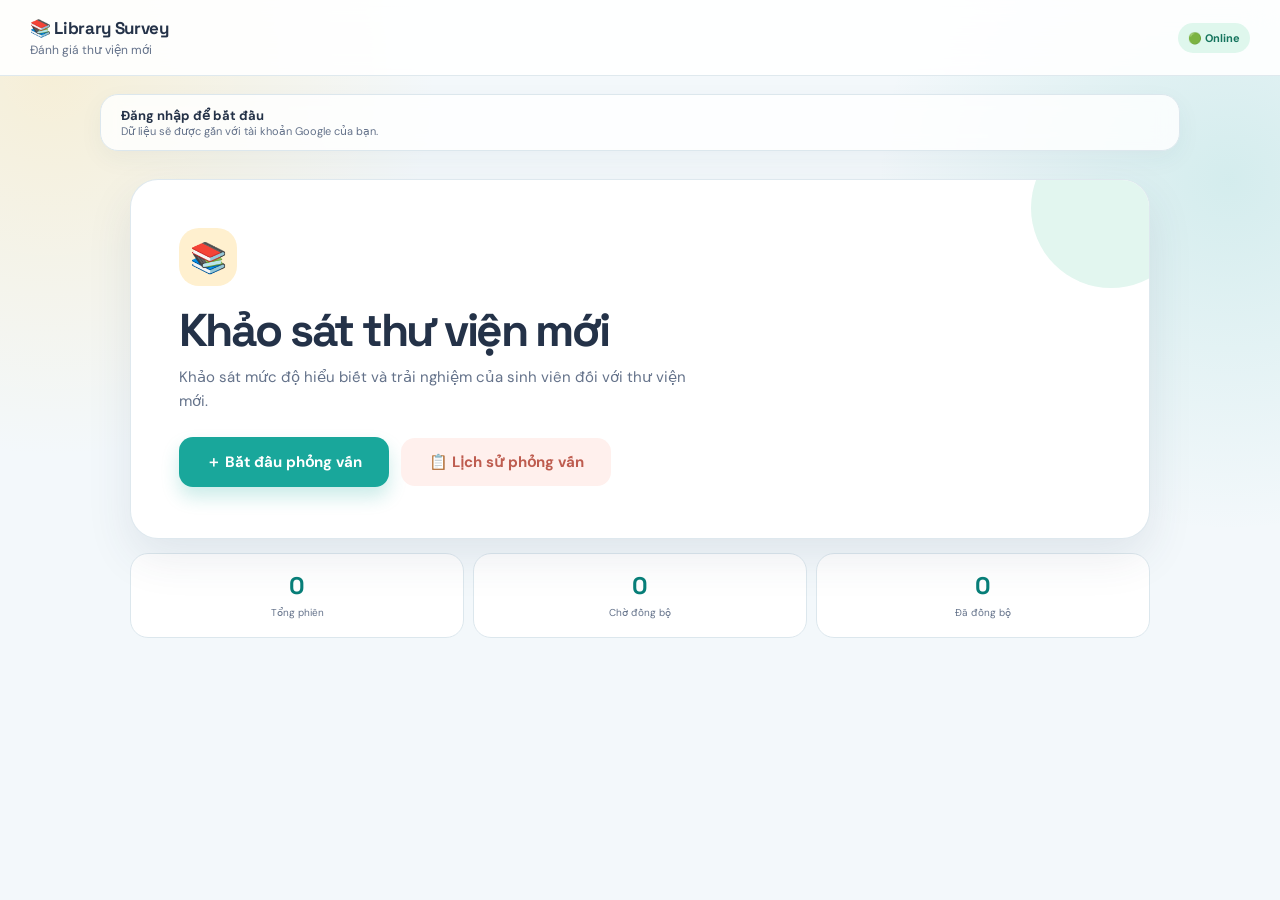
<file: library-survey-pwa/index.html>
<!DOCTYPE html>
<html lang="vi">
<head>
    <meta charset="UTF-8">
    <meta name="viewport"
          content="width=device-width, initial-scale=1.0, viewport-fit=cover">

    <meta name="theme-color" content="#19a79b">
    <meta name="description"
          content="Ứng dụng khảo sát đánh giá thư viện mới - Offline First PWA">

    <link rel="manifest" href="manifest.json">
    <link rel="stylesheet" href="style.css">
    <script src="config.js"></script>
    <script src="https://accounts.google.com/gsi/client" async defer></script>
    <script src="native-plugins.bundle.js"></script>

    <title>Library Survey</title>
</head>

<body>

<header class="app-header">
    <div>
        <h1>📚 Library Survey</h1>
        <p>Đánh giá thư viện mới</p>
    </div>

    <div id="networkStatus" class="status online">
        🟢 Online
    </div>
</header>

<section id="authBar" class="auth-bar">
    <div class="auth-copy">
        <strong id="authTitle">Đăng nhập để bắt đầu</strong>
        <span id="authEmail">Dữ liệu sẽ được gắn với tài khoản Google của bạn.</span>
    </div>
    <div id="googleSignInButton"></div>
    <button id="signOutBtn" class="small-btn" type="button" hidden>Đăng xuất</button>
</section>

<main>

    <!-- HOME -->
    <section id="homePage" class="page active">

        <div class="hero-card">
            <span class="hero-icon">📚</span>

            <h2>Khảo sát thư viện mới</h2>

            <p>
                Khảo sát mức độ hiểu biết và trải nghiệm
                của sinh viên đối với thư viện mới.
            </p>

            <button id="startBtn" class="primary-btn">
                ＋ Bắt đầu phỏng vấn
            </button>

            <button id="historyBtn" class="secondary-btn">
                📋 Lịch sử phỏng vấn
            </button>
        </div>

        <div class="stats">
            <div class="stat-card">
                <strong id="totalCount">0</strong>
                <span>Tổng phiên</span>
            </div>

            <div class="stat-card">
                <strong id="pendingCount">0</strong>
                <span>Chờ đồng bộ</span>
            </div>

            <div class="stat-card">
                <strong id="syncedCount">0</strong>
                <span>Đã đồng bộ</span>
            </div>
        </div>

    </section>


    <!-- INTERVIEW -->
    <section id="surveyPage" class="page">

        <div class="page-title">
            <button class="backBtn">←</button>
            <div>
                <h2>Phiên phỏng vấn</h2>
                <p id="sessionId"></p>
            </div>
        </div>

        <form id="surveyForm">

            <!-- INTERVIEWER -->
            <div class="card">
                <h3>👤 Người phỏng vấn</h3>

                <label>
                    Họ và tên
                    <input
                        id="interviewer"
                        type="text"
                        required
                        placeholder="Nhập tên người phỏng vấn">
                </label>

                <label>
                    Thời gian
                    <input id="interviewTime" type="text" readonly>
                </label>
            </div>


            <!-- LOCATION -->
            <div class="card">
                <div class="section-header">
                    <h3>📍 Vị trí</h3>

                    <button
                        type="button"
                        id="locationBtn"
                        class="small-btn">
                        Lấy vị trí
                    </button>
                </div>

                <div id="locationResult" class="info-box">
                    Chưa lấy vị trí
                </div>
            </div>


            <!-- PERSONAL -->
            <div class="card">
                <h3>👨‍🎓 Thông tin người được phỏng vấn</h3>

                <label>
                    Ngành học
                    <select id="major" required>
                        <option value="">-- Chọn ngành --</option>
                        <option>Công nghệ thông tin</option>
                        <option>Kỹ thuật máy tính</option>
                        <option>Hệ thống thông tin</option>
                        <option>Kinh doanh</option>
                        <option>Ngôn ngữ</option>
                        <option>Khác</option>
                    </select>
                </label>

                <label>
                    Năm học
                    <select id="year" required>
                        <option value="">-- Chọn năm --</option>
                        <option>Năm 1</option>
                        <option>Năm 2</option>
                        <option>Năm 3</option>
                        <option>Năm 4</option>
                        <option>Khác</option>
                    </select>
                </label>

                <label>
                    Giới tính
                    <select id="gender" required>
                        <option value="">-- Chọn --</option>
                        <option>Nam</option>
                        <option>Nữ</option>
                        <option>Khác</option>
                        <option>Không muốn trả lời</option>
                    </select>
                </label>

                <label>
                    Độ tuổi
                    <select id="age" required>
                        <option value="">-- Chọn --</option>
                        <option>Dưới 18</option>
                        <option>18–20</option>
                        <option>21–23</option>
                        <option>24–26</option>
                        <option>Trên 26</option>
                    </select>
                </label>
            </div>


            <!-- KNOWLEDGE -->
            <div class="card">
                <h3>💡 Mức độ hiểu biết</h3>

                <p class="question">
                    Bạn đã biết về thư viện mới chưa?
                </p>

                <label class="radio-option">
                    <input type="radio"
                           name="awareness"
                           value="Chưa biết"
                           required>
                    Chưa biết
                </label>

                <label class="radio-option">
                    <input type="radio"
                           name="awareness"
                           value="Biết nhưng chưa tìm hiểu">
                    Biết nhưng chưa tìm hiểu
                </label>

                <label class="radio-option">
                    <input type="radio"
                           name="awareness"
                           value="Đã tìm hiểu">
                    Đã tìm hiểu
                </label>

                <label class="radio-option">
                    <input type="radio"
                           name="awareness"
                           value="Biết khá rõ">
                    Biết khá rõ
                </label>
            </div>


            <!-- FACILITY -->
            <div class="card">
                <h3>🏫 Đánh giá cơ sở vật chất</h3>

                <p class="helper">
                    1 = Rất không hài lòng · 5 = Rất hài lòng
                </p>

                <div class="rating-group">

                    <div class="rating-row">
                        <span>Không gian</span>
                        <input type="number"
                               id="space"
                               min="1"
                               max="5"
                               required
                               placeholder="1–5">
                    </div>

                    <div class="rating-row">
                        <span>Ánh sáng</span>
                        <input type="number"
                               id="lighting"
                               min="1"
                               max="5"
                               required
                               placeholder="1–5">
                    </div>

                    <div class="rating-row">
                        <span>Bàn ghế</span>
                        <input type="number"
                               id="furniture"
                               min="1"
                               max="5"
                               required
                               placeholder="1–5">
                    </div>

                    <div class="rating-row">
                        <span>Wifi</span>
                        <input type="number"
                               id="wifi"
                               min="1"
                               max="5"
                               required
                               placeholder="1–5">
                    </div>

                    <div class="rating-row">
                        <span>Vệ sinh</span>
                        <input type="number"
                               id="cleanliness"
                               min="1"
                               max="5"
                               required
                               placeholder="1–5">
                    </div>

                </div>
            </div>


            <!-- USAGE -->
            <div class="card">

                <h3>📖 Trải nghiệm sử dụng</h3>

                <label>
                    Bạn đã sử dụng thư viện mới chưa?

                    <select id="usage" required>
                        <option value="">-- Chọn --</option>
                        <option>Chưa</option>
                        <option>1–2 lần</option>
                        <option>3–5 lần</option>
                        <option>Trên 5 lần</option>
                    </select>
                </label>

                <p class="question">
                    Bạn thường sử dụng thư viện để làm gì?
                </p>

                <label class="check-option">
                    <input type="checkbox"
                           name="purpose"
                           value="Học tập">
                    Học tập
                </label>

                <label class="check-option">
                    <input type="checkbox"
                           name="purpose"
                           value="Đọc sách">
                    Đọc sách
                </label>

                <label class="check-option">
                    <input type="checkbox"
                           name="purpose"
                           value="Làm bài nhóm">
                    Làm bài nhóm
                </label>

                <label class="check-option">
                    <input type="checkbox"
                           name="purpose"
                           value="Nghiên cứu">
                    Nghiên cứu
                </label>

                <label class="check-option">
                    <input type="checkbox"
                           name="purpose"
                           value="Khác">
                    Khác
                </label>

            </div>


            <!-- OVERALL -->
            <div class="card">

                <h3>⭐ Đánh giá tổng thể</h3>

                <label>
                    Mức độ hài lòng

                    <input
                        id="overall"
                        type="range"
                        min="1"
                        max="5"
                        value="3">

                    <div id="overallValue" class="big-rating">
                        ⭐⭐⭐
                    </div>
                </label>

                <label>
                    Ý kiến / đề xuất

                    <textarea
                        id="comment"
                        rows="5"
                        placeholder="Bạn mong muốn thư viện cải thiện điều gì?"></textarea>
                </label>

            </div>


            <!-- CAMERA -->
            <div class="card">

                <h3>📷 Ảnh hiện trường</h3>

                <div class="camera-actions">
                    <button
                        type="button"
                        id="openCameraBtn"
                        class="small-btn">
                        Mở camera
                    </button>

                    <button
                        type="button"
                        id="capturePhotoBtn"
                        class="small-btn"
                        hidden>
                        Chụp ảnh
                    </button>

                    <button
                        type="button"
                        id="closeCameraBtn"
                        class="small-btn"
                        hidden>
                        Tắt camera
                    </button>

                    <button
                        type="button"
                        id="downloadPhotoBtn"
                        class="small-btn"
                        hidden>
                        Lưu ảnh vào điện thoại
                    </button>
                </div>

                <video
                    id="cameraPreview"
                    class="camera-preview"
                    autoplay
                    playsinline
                    muted
                    hidden></video>

                <input
                    id="photo"
                    type="file"
                    accept="image/*"
                    capture="environment">

                <img
                    id="photoPreview"
                    class="photo-preview"
                    alt="Ảnh hiện trường"
                    hidden>

            </div>


            <button type="submit" class="primary-btn submit-btn">
                💾 Hoàn thành phỏng vấn
            </button>

        </form>

    </section>


    <!-- HISTORY -->
    <section id="historyPage" class="page">

        <div class="page-title">
            <button class="backBtn">←</button>
            <div>
                <h2>Lịch sử phỏng vấn</h2>
                <p>Các phiên đã thực hiện trên thiết bị</p>
            </div>
        </div>

        <div id="historyList"></div>

    </section>

</main>


<!-- TOAST -->
<div id="toast" class="toast"></div>


<script src="app.js"></script>

</body>
</html>
</file>
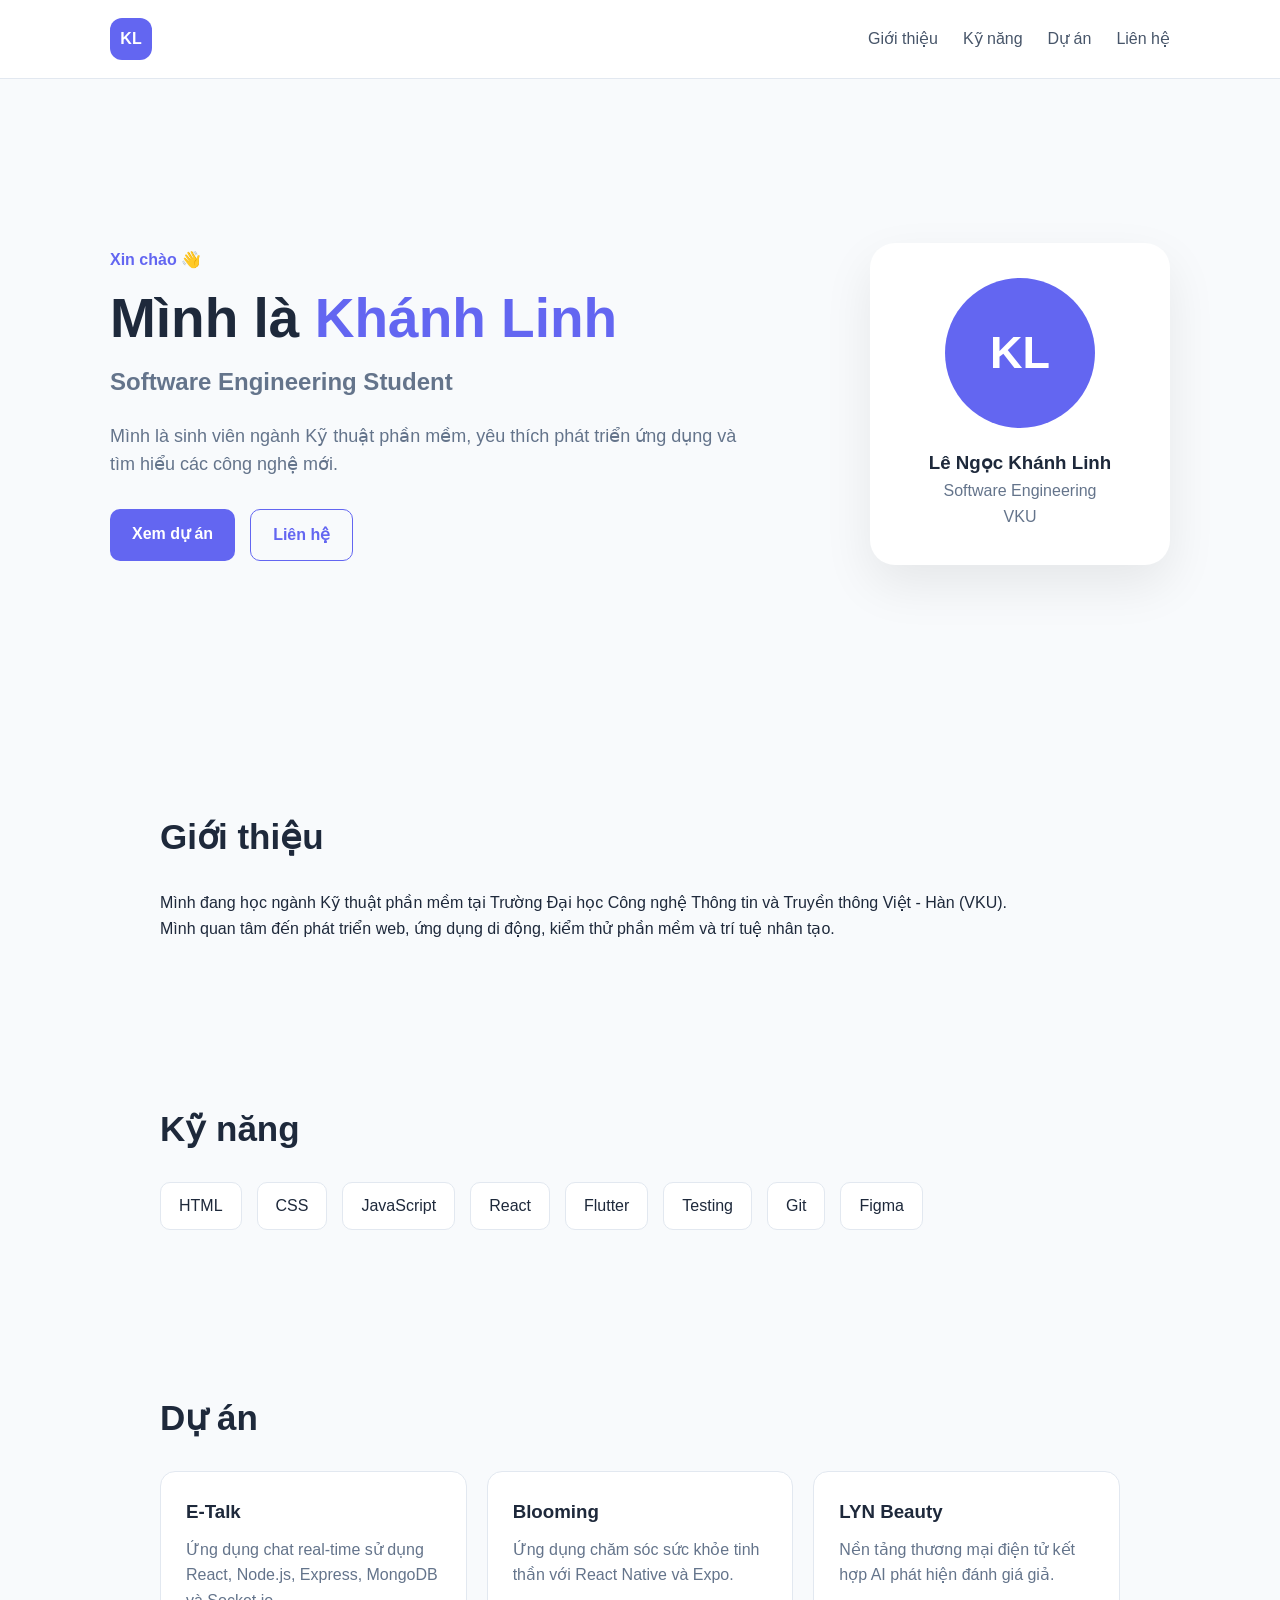
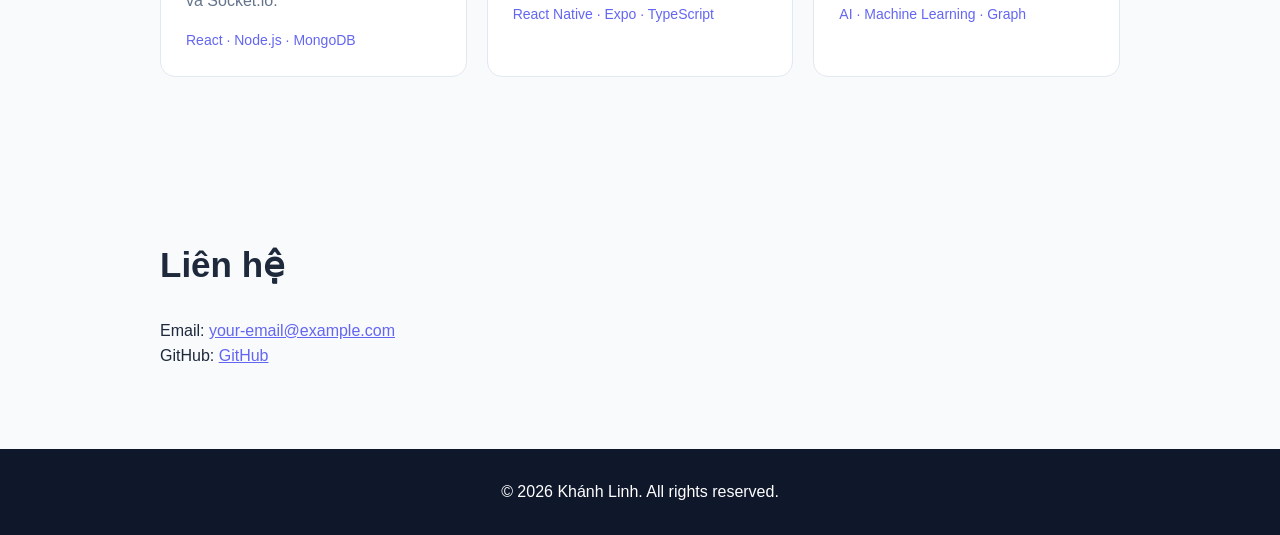
<file: profile-pwa/index.html>
<!DOCTYPE html>
<html lang="vi">
<head>
    <meta charset="UTF-8">

    <meta
        name="viewport"
        content="width=device-width, initial-scale=1.0"
    >

    <meta
        name="description"
        content="Trang profile cá nhân của Lê Ngọc Khánh Linh"
    >

    <title>Profile - Khánh Linh</title>

    <link rel="stylesheet" href="style.css">

    <!-- PWA -->
    <link rel="manifest" href="manifest.json">

    <meta name="theme-color" content="#6366f1">
</head>

<body>

    <header class="header">
        <nav class="navbar">

            <div class="logo">
                KL
            </div>

            <div class="nav-links">
                <a href="#about">Giới thiệu</a>
                <a href="#skills">Kỹ năng</a>
                <a href="#projects">Dự án</a>
                <a href="#contact">Liên hệ</a>
            </div>

        </nav>
    </header>


    <main>

        <!-- HERO -->
        <section class="hero">

            <div class="hero-content">

                <p class="hello">
                    Xin chào 👋
                </p>

                <h1>
                    Mình là
                    <span>Khánh Linh</span>
                </h1>

                <h2>
                    Software Engineering Student
                </h2>

                <p class="description">
                    Mình là sinh viên ngành Kỹ thuật phần mềm,
                    yêu thích phát triển ứng dụng và tìm hiểu
                    các công nghệ mới.
                </p>

                <div class="buttons">

                    <a href="#projects" class="btn primary">
                        Xem dự án
                    </a>

                    <a href="#contact" class="btn secondary">
                        Liên hệ
                    </a>

                </div>

            </div>


            <div class="profile-card">

                <div class="avatar">
                    KL
                </div>

                <h3>
                    Lê Ngọc Khánh Linh
                </h3>

                <p>
                    Software Engineering
                </p>

                <p>
                    VKU
                </p>

            </div>

        </section>


        <!-- ABOUT -->
        <section id="about" class="section">

            <h2>Giới thiệu</h2>

            <p>
                Mình đang học ngành Kỹ thuật phần mềm tại
                Trường Đại học Công nghệ Thông tin và Truyền thông
                Việt - Hàn (VKU).
            </p>

            <p>
                Mình quan tâm đến phát triển web, ứng dụng di động,
                kiểm thử phần mềm và trí tuệ nhân tạo.
            </p>

        </section>


        <!-- SKILLS -->
        <section id="skills" class="section">

            <h2>Kỹ năng</h2>

            <div class="skills">

                <div class="skill">
                    HTML
                </div>

                <div class="skill">
                    CSS
                </div>

                <div class="skill">
                    JavaScript
                </div>

                <div class="skill">
                    React
                </div>

                <div class="skill">
                    Flutter
                </div>

                <div class="skill">
                    Testing
                </div>

                <div class="skill">
                    Git
                </div>

                <div class="skill">
                    Figma
                </div>

            </div>

        </section>


        <!-- PROJECTS -->
        <section id="projects" class="section">

            <h2>Dự án</h2>

            <div class="projects">

                <article class="project-card">

                    <h3>
                        E-Talk
                    </h3>

                    <p>
                        Ứng dụng chat real-time sử dụng React,
                        Node.js, Express, MongoDB và Socket.io.
                    </p>

                    <span>
                        React · Node.js · MongoDB
                    </span>

                </article>


                <article class="project-card">

                    <h3>
                        Blooming
                    </h3>

                    <p>
                        Ứng dụng chăm sóc sức khỏe tinh thần
                        với React Native và Expo.
                    </p>

                    <span>
                        React Native · Expo · TypeScript
                    </span>

                </article>


                <article class="project-card">

                    <h3>
                        LYN Beauty
                    </h3>

                    <p>
                        Nền tảng thương mại điện tử kết hợp
                        AI phát hiện đánh giá giả.
                    </p>

                    <span>
                        AI · Machine Learning · Graph
                    </span>

                </article>

            </div>

        </section>


        <!-- CONTACT -->
        <section id="contact" class="section contact">

            <h2>Liên hệ</h2>

            <p>
                Email:
                <a href="mailto:your-email@example.com">
                    your-email@example.com
                </a>
            </p>

            <p>
                GitHub:
                <a
                    href="https://github.com/"
                    target="_blank"
                >
                    GitHub
                </a>
            </p>

        </section>

    </main>


    <footer>

        <p>
            © 2026 Khánh Linh. All rights reserved.
        </p>

    </footer>


    <script src="app.js"></script>

</body>
</html>
</file>
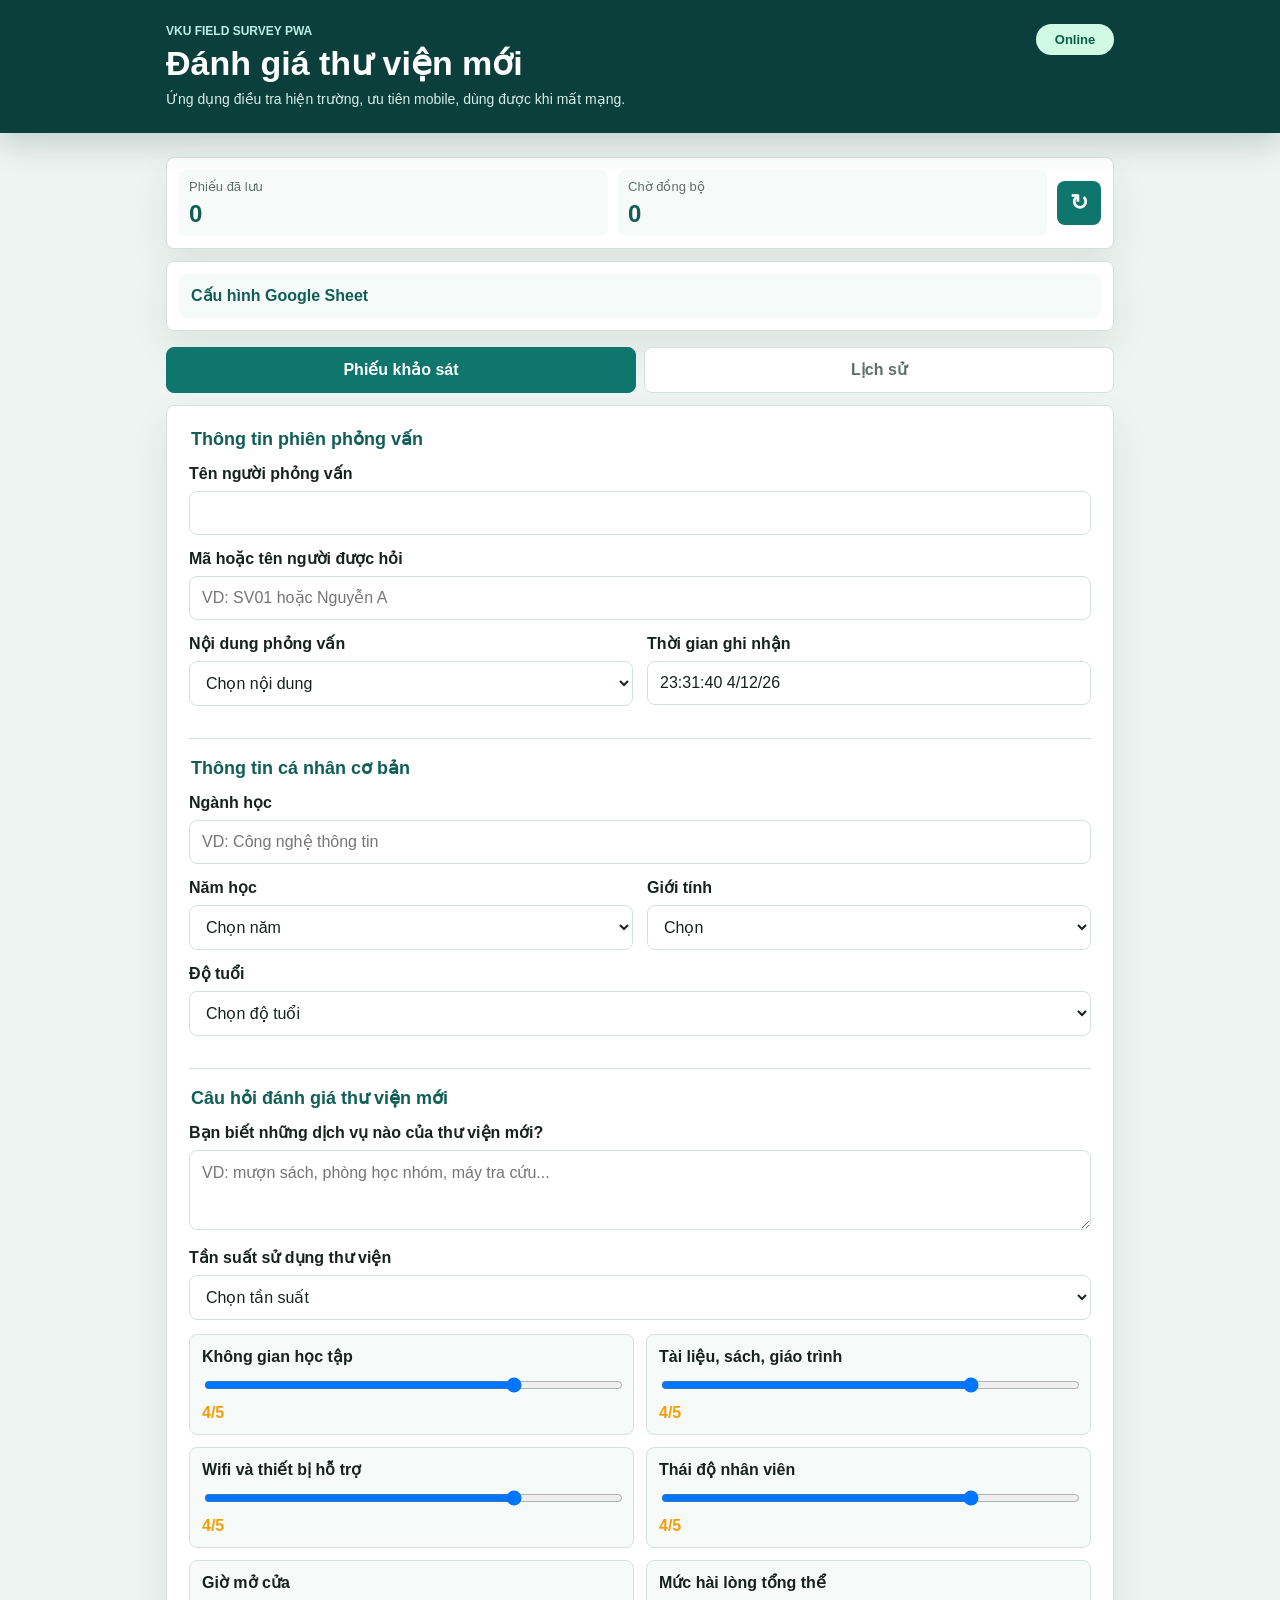
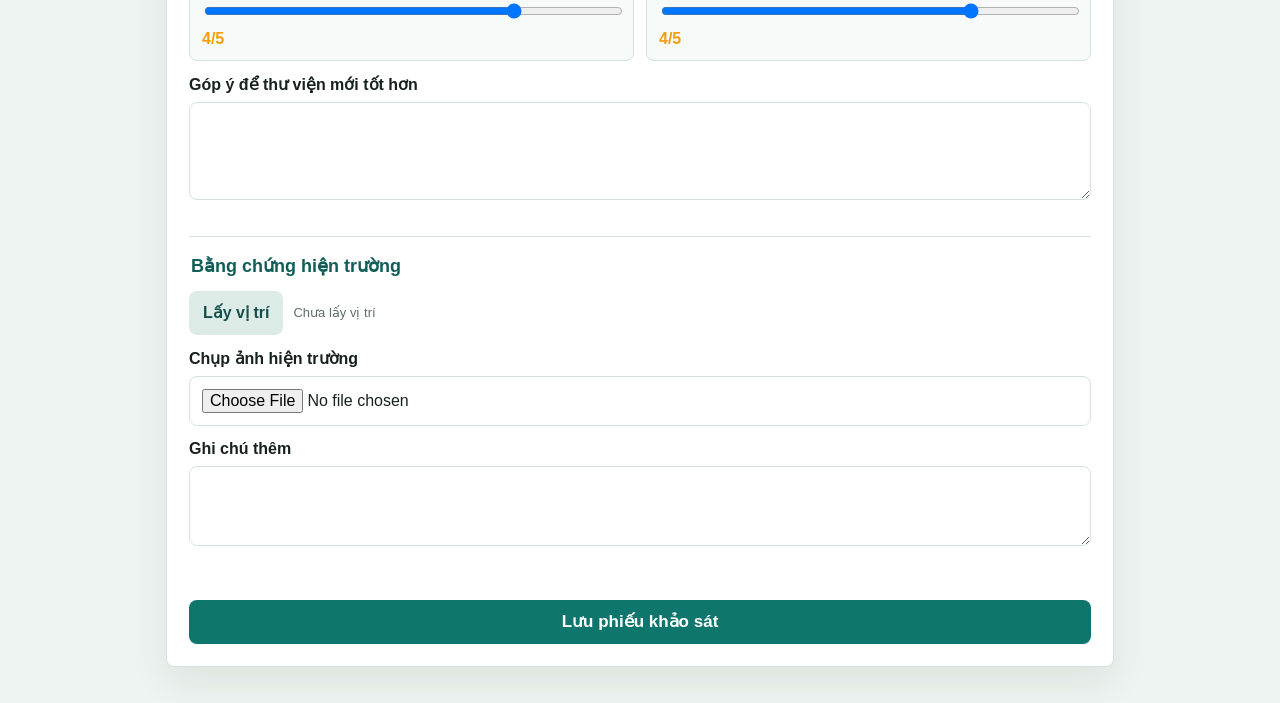
<file: vku-field-survey-pwa/index.html>
<!DOCTYPE html>
<html lang="vi">
<head>
    <meta charset="UTF-8">
    <meta name="viewport" content="width=device-width, initial-scale=1.0, viewport-fit=cover">
    <meta name="theme-color" content="#0f766e">
    <meta name="description" content="PWA khảo sát hiện trường đánh giá thư viện mới, hoạt động offline và tự đồng bộ Google Sheet khi online.">
    <title>VKU Library Survey PWA</title>
    <link rel="manifest" href="manifest.json">
    <link rel="stylesheet" href="css/style.css">
</head>
<body>
    <header class="app-header">
        <div>
            <p class="eyebrow">VKU Field Survey PWA</p>
            <h1>Đánh giá thư viện mới</h1>
            <p class="subtitle">Ứng dụng điều tra hiện trường, ưu tiên mobile, dùng được khi mất mạng.</p>
        </div>
        <div id="network-status" class="status-pill online" aria-live="polite">Online</div>
    </header>

    <main class="app-shell">
        <section class="sync-panel" aria-label="Trạng thái đồng bộ">
            <div>
                <span class="label">Phiếu đã lưu</span>
                <strong id="total-count">0</strong>
            </div>
            <div>
                <span class="label">Chờ đồng bộ</span>
                <strong id="pending-count">0</strong>
            </div>
            <button id="sync-now" type="button" class="icon-button" title="Đồng bộ ngay" aria-label="Đồng bộ ngay">
                ↻
            </button>
        </section>

        <section class="settings-panel">
            <button id="toggle-settings" type="button" class="text-button">Cấu hình Google Sheet</button>
            <div id="settings-body" class="settings-body hidden">
                <label for="sheet-endpoint">Google Apps Script Web App URL</label>
                <div class="endpoint-row">
                    <input id="sheet-endpoint" type="url" placeholder="https://script.google.com/macros/s/.../exec">
                    <button id="save-endpoint" type="button">Lưu</button>
                </div>
                <p class="helper">Online sẽ gửi ngay lên Sheet. Offline sẽ lưu trên máy và tự gửi lại khi có mạng.</p>
            </div>
        </section>

        <nav class="tabs" aria-label="Chọn màn hình">
            <button class="tab active" type="button" data-tab="form">Phiếu khảo sát</button>
            <button class="tab" type="button" data-tab="history">Lịch sử</button>
        </nav>

        <section id="form-tab" class="tab-panel">
            <form id="survey-form" class="survey-form">
                <fieldset>
                    <legend>Thông tin phiên phỏng vấn</legend>
                    <div class="field">
                        <label for="interviewer">Tên người phỏng vấn</label>
                        <input id="interviewer" name="interviewer" type="text" autocomplete="name" required>
                    </div>
                    <div class="field">
                        <label for="interviewee">Mã hoặc tên người được hỏi</label>
                        <input id="interviewee" name="interviewee" type="text" placeholder="VD: SV01 hoặc Nguyễn A" required>
                    </div>
                    <div class="two-columns">
                        <div class="field">
                            <label for="session-type">Nội dung phỏng vấn</label>
                            <select id="session-type" name="sessionType" required>
                                <option value="">Chọn nội dung</option>
                                <option>Hiểu biết về thư viện mới</option>
                                <option>Trải nghiệm sử dụng thư viện</option>
                                <option>Góp ý cải thiện dịch vụ</option>
                            </select>
                        </div>
                        <div class="field">
                            <label for="interview-time">Thời gian ghi nhận</label>
                            <input id="interview-time" name="interviewTime" type="text" readonly>
                        </div>
                    </div>
                </fieldset>

                <fieldset>
                    <legend>Thông tin cá nhân cơ bản</legend>
                    <div class="field">
                        <label for="major">Ngành học</label>
                        <input id="major" name="major" type="text" placeholder="VD: Công nghệ thông tin" required>
                    </div>
                    <div class="two-columns">
                        <div class="field">
                            <label for="school-year">Năm học</label>
                            <select id="school-year" name="schoolYear" required>
                                <option value="">Chọn năm</option>
                                <option>Năm 1</option>
                                <option>Năm 2</option>
                                <option>Năm 3</option>
                                <option>Năm 4</option>
                                <option>Sau đại học</option>
                            </select>
                        </div>
                        <div class="field">
                            <label for="gender">Giới tính</label>
                            <select id="gender" name="gender" required>
                                <option value="">Chọn</option>
                                <option>Nam</option>
                                <option>Nữ</option>
                                <option>Khác</option>
                                <option>Không muốn trả lời</option>
                            </select>
                        </div>
                    </div>
                    <div class="field">
                        <label for="age">Độ tuổi</label>
                        <select id="age" name="age" required>
                            <option value="">Chọn độ tuổi</option>
                            <option>Dưới 18</option>
                            <option>18-20</option>
                            <option>21-23</option>
                            <option>24-30</option>
                            <option>Trên 30</option>
                        </select>
                    </div>
                </fieldset>

                <fieldset>
                    <legend>Câu hỏi đánh giá thư viện mới</legend>
                    <div class="field">
                        <label for="awareness">Bạn biết những dịch vụ nào của thư viện mới?</label>
                        <textarea id="awareness" name="awareness" rows="3" placeholder="VD: mượn sách, phòng học nhóm, máy tra cứu..." required></textarea>
                    </div>
                    <div class="field">
                        <label for="visit-frequency">Tần suất sử dụng thư viện</label>
                        <select id="visit-frequency" name="visitFrequency" required>
                            <option value="">Chọn tần suất</option>
                            <option>Chưa từng sử dụng</option>
                            <option>1-2 lần/tháng</option>
                            <option>1-2 lần/tuần</option>
                            <option>Gần như mỗi ngày</option>
                        </select>
                    </div>
                    <div class="rating-grid">
                        <label>Không gian học tập
                            <input name="studySpace" type="range" min="1" max="5" value="4">
                            <span data-output="studySpace">4/5</span>
                        </label>
                        <label>Tài liệu, sách, giáo trình
                            <input name="materials" type="range" min="1" max="5" value="4">
                            <span data-output="materials">4/5</span>
                        </label>
                        <label>Wifi và thiết bị hỗ trợ
                            <input name="wifiEquipment" type="range" min="1" max="5" value="4">
                            <span data-output="wifiEquipment">4/5</span>
                        </label>
                        <label>Thái độ nhân viên
                            <input name="staffSupport" type="range" min="1" max="5" value="4">
                            <span data-output="staffSupport">4/5</span>
                        </label>
                        <label>Giờ mở cửa
                            <input name="openingHours" type="range" min="1" max="5" value="4">
                            <span data-output="openingHours">4/5</span>
                        </label>
                        <label>Mức hài lòng tổng thể
                            <input name="overallSatisfaction" type="range" min="1" max="5" value="4">
                            <span data-output="overallSatisfaction">4/5</span>
                        </label>
                    </div>
                    <div class="field">
                        <label for="suggestion">Góp ý để thư viện mới tốt hơn</label>
                        <textarea id="suggestion" name="suggestion" rows="4" required></textarea>
                    </div>
                </fieldset>

                <fieldset>
                    <legend>Bằng chứng hiện trường</legend>
                    <div class="action-row">
                        <button id="get-location" type="button" class="secondary-button">Lấy vị trí</button>
                        <span id="location-status" class="helper">Chưa lấy vị trí</span>
                    </div>
                    <input id="latitude" name="latitude" type="hidden">
                    <input id="longitude" name="longitude" type="hidden">
                    <input id="locationAccuracy" name="locationAccuracy" type="hidden">

                    <div class="field">
                        <label for="photo">Chụp ảnh hiện trường</label>
                        <input id="photo" name="photo" type="file" accept="image/*" capture="environment">
                        <img id="photo-preview" class="photo-preview hidden" alt="Ảnh hiện trường đã chọn">
                    </div>
                    <div class="field">
                        <label for="notes">Ghi chú thêm</label>
                        <textarea id="notes" name="notes" rows="3"></textarea>
                    </div>
                </fieldset>

                <button type="submit" class="submit-button">Lưu phiếu khảo sát</button>
            </form>
        </section>

        <section id="history-tab" class="tab-panel hidden">
            <div class="history-header">
                <h2>Lịch sử phiên phỏng vấn</h2>
                <button id="export-json" type="button" class="secondary-button">Xuất JSON</button>
            </div>
            <div id="history-list" class="history-list"></div>
        </section>
    </main>

    <div id="toast" class="toast hidden" role="status" aria-live="polite"></div>
    <script src="js/app.js"></script>
</body>
</html>
</file>
<file: library-survey-pwa/style.css>
@import url("https://fonts.googleapis.com/css2?family=DM+Sans:wght@400;500;600;700&family=Space+Grotesk:wght@500;600;700&display=swap");

:root {
    --ink: #243248;
    --ink-soft: #64728a;
    --paper: #ffffff;
    --canvas: #f3f8fb;
    --line: #dce7ed;
    --teal: #19a79b;
    --teal-dark: #087f79;
    --coral: #ff806f;
    --shadow: 0 18px 45px rgba(46, 73, 96, .10);
}

* { box-sizing: border-box; margin: 0; padding: 0; }

body {
    min-height: 100vh;
    color: var(--ink);
    background:
        radial-gradient(circle at 4% 8%, rgba(255, 209, 102, .24), transparent 24rem),
        radial-gradient(circle at 96% 20%, rgba(25, 167, 155, .14), transparent 22rem),
        var(--canvas);
    font-family: "DM Sans", sans-serif;
    font-size: 15px;
}

button, input, select, textarea { font: inherit; }
button { cursor: pointer; }

.app-header {
    position: sticky;
    top: 0;
    z-index: 20;
    display: flex;
    align-items: center;
    justify-content: space-between;
    gap: 12px;
    min-height: 76px;
    padding: 14px 18px;
    background: rgba(255, 255, 255, .90);
    border-bottom: 1px solid rgba(220, 231, 237, .9);
    backdrop-filter: blur(16px);
}

.app-header h1, .hero-card h2, .page-title h2, .card h3 {
    font-family: "Space Grotesk", sans-serif;
}

.app-header h1 { font-size: 17px; letter-spacing: -.02em; }
.app-header p { margin-top: 3px; color: var(--ink-soft); font-size: 12px; }

.status, .sync-badge {
    white-space: nowrap;
    border-radius: 999px;
    font-size: 11px;
    font-weight: 700;
}

.status { padding: 8px 10px; }
.status.online, .sync-badge.synced { background: #dff7ed; color: #14745d; }
.status.offline { background: #ffe5df; color: #ad5145; }

.auth-bar {
    display: flex;
    align-items: center;
    justify-content: space-between;
    gap: 12px;
    max-width: 1080px;
    margin: 14px auto 0;
    padding: 12px 16px;
    background: rgba(255, 255, 255, .82);
    border: 1px solid var(--line);
    border-radius: 18px;
    box-shadow: 0 8px 24px rgba(46, 73, 96, .05);
    backdrop-filter: blur(10px);
}

.auth-copy { min-width: 0; }
.auth-copy strong, .auth-copy span { display: block; overflow: hidden; text-overflow: ellipsis; white-space: nowrap; }
.auth-copy strong { font-size: 13px; }
.auth-copy span, .auth-hint { color: var(--ink-soft); font-size: 11px; }
#googleSignInButton[hidden], .small-btn[hidden] { display: none; }

main { width: 100%; max-width: 1080px; margin: auto; padding: 18px; }
.page { display: none; }
.page.active { display: block; animation: rise-in .35s ease both; }

@keyframes rise-in {
    from { opacity: 0; transform: translateY(10px); }
    to { opacity: 1; transform: translateY(0); }
}

.hero-card {
    position: relative;
    overflow: hidden;
    margin-bottom: 14px;
    padding: 30px 22px 24px;
    background: var(--paper);
    border: 1px solid rgba(220, 231, 237, .92);
    border-radius: 28px;
    box-shadow: var(--shadow);
    text-align: left;
}

.hero-card::after {
    position: absolute;
    right: -42px;
    top: -52px;
    width: 160px;
    height: 160px;
    border-radius: 50%;
    background: #e2f6ef;
    content: "";
}

.hero-icon {
    position: relative;
    z-index: 1;
    display: grid;
    place-items: center;
    width: 58px;
    height: 58px;
    margin-bottom: 20px;
    background: #fff0cf;
    border-radius: 20px;
    font-size: 30px;
}

.hero-card h2 {
    position: relative;
    z-index: 1;
    max-width: 580px;
    margin-bottom: 10px;
    font-size: clamp(28px, 8vw, 46px);
    line-height: 1.06;
    letter-spacing: -.055em;
}

.hero-card p { position: relative; z-index: 1; max-width: 520px; margin-bottom: 24px; color: var(--ink-soft); line-height: 1.6; }

.primary-btn, .secondary-btn, .small-btn { border: 0; transition: transform .2s ease, box-shadow .2s ease, background .2s ease; }
.primary-btn:hover, .secondary-btn:hover, .small-btn:hover { transform: translateY(-2px); }

.primary-btn {
    width: 100%;
    padding: 15px 18px;
    background: var(--teal);
    border-radius: 14px;
    box-shadow: 0 10px 18px rgba(25, 167, 155, .22);
    color: white;
    font-weight: 700;
}

.primary-btn:hover { background: var(--teal-dark); }
.secondary-btn { width: 100%; margin-top: 10px; padding: 14px 18px; background: #fff0ed; border-radius: 14px; color: #be5c4f; font-weight: 700; }

.stats { display: grid; grid-template-columns: repeat(3, 1fr); gap: 9px; }
.stat-card { padding: 16px 8px; background: var(--paper); border: 1px solid var(--line); border-radius: 18px; text-align: center; }
.stat-card strong { display: block; color: var(--teal-dark); font-family: "Space Grotesk", sans-serif; font-size: 24px; }
.stat-card span { color: var(--ink-soft); font-size: 10px; }

.page-title { display: flex; align-items: center; gap: 12px; margin: 8px 0 16px; }
.page-title h2 { font-size: 23px; letter-spacing: -.04em; }
.page-title p { margin-top: 3px; color: var(--ink-soft); font-size: 12px; }
.backBtn { width: 42px; height: 42px; border: 1px solid var(--line); border-radius: 14px; background: white; color: var(--ink); font-size: 22px; }

.card { margin-bottom: 13px; padding: 18px; background: rgba(255, 255, 255, .94); border: 1px solid var(--line); border-radius: 20px; box-shadow: 0 8px 24px rgba(46, 73, 96, .055); }
.card h3 { margin-bottom: 15px; font-size: 16px; letter-spacing: -.025em; }

label { display: block; margin-bottom: 15px; color: var(--ink); font-size: 13px; font-weight: 700; }
input[type="text"], input[type="number"], select, textarea { width: 100%; margin-top: 7px; padding: 13px 14px; outline: none; background: #f8fbfc; border: 1px solid var(--line); border-radius: 12px; color: var(--ink); }
input:focus, select:focus, textarea:focus { border-color: var(--teal); box-shadow: 0 0 0 4px rgba(25, 167, 155, .12); }
textarea { resize: vertical; }

.section-header { display: flex; align-items: center; justify-content: space-between; gap: 10px; }
.small-btn { padding: 9px 12px; background: #e5f7f3; border-radius: 10px; color: var(--teal-dark); font-size: 12px; font-weight: 700; }
.info-box { padding: 12px; background: #f6fafb; border: 1px dashed #b8d5d7; border-radius: 12px; color: var(--ink-soft); font-size: 13px; }

.radio-option, .check-option { display: flex; align-items: center; gap: 10px; margin-bottom: 8px; padding: 13px 14px; background: #f8fbfc; border: 1px solid var(--line); border-radius: 13px; transition: border-color .2s ease, background .2s ease, transform .2s ease; }
.radio-option:has(input:checked), .check-option:has(input:checked) { background: #eaf8f4; border-color: #75cfc0; color: var(--teal-dark); }
.radio-option:hover, .check-option:hover { transform: translateX(2px); }
.radio-option input, .check-option input { width: 18px; height: 18px; accent-color: var(--teal); }
.question { margin-bottom: 10px; font-size: 13px; font-weight: 700; }
.helper { margin-bottom: 12px; color: var(--ink-soft); font-size: 12px; }

.rating-row { display: flex; align-items: center; justify-content: space-between; gap: 15px; padding: 10px 0; border-bottom: 1px solid #edf3f5; }
.rating-row:last-child { border-bottom: 0; }
.rating-row input { width: 76px; margin: 0; text-align: center; }
.big-rating { margin-top: 10px; color: #f2ac24; text-align: center; font-size: 30px; letter-spacing: 4px; }
input[type="range"] { width: 100%; margin-top: 12px; accent-color: var(--coral); }

.camera-actions { display: flex; flex-wrap: wrap; gap: 8px; margin-bottom: 12px; }
.camera-preview, .photo-preview { width: 100%; border-radius: 15px; }
.camera-preview { aspect-ratio: 4 / 3; margin-bottom: 12px; background: #203047; object-fit: cover; }
.photo-preview { max-height: 300px; margin-top: 12px; object-fit: cover; }
.submit-btn { margin: 4px 0 30px; }

.toast { position: fixed; bottom: 20px; left: 50%; z-index: 100; max-width: calc(100% - 32px); padding: 13px 18px; transform: translateX(-50%) translateY(100px); opacity: 0; background: #243248; border-radius: 14px; color: white; font-size: 13px; text-align: center; transition: .3s; }
.toast.show { transform: translateX(-50%) translateY(0); opacity: 1; }
.history-card { margin-bottom: 10px; padding: 16px; background: white; border: 1px solid var(--line); border-radius: 16px; }
.history-top { display: flex; justify-content: space-between; gap: 10px; }
.history-id { font-weight: 700; }
.history-time { margin-top: 5px; color: var(--ink-soft); font-size: 12px; }
.sync-badge { height: fit-content; padding: 5px 8px; }
.sync-badge.pending { background: #fff2cf; color: #996b14; }

@media (min-width: 700px) {
    .app-header { padding: 16px 30px; }
    .auth-bar { margin-top: 18px; padding-inline: 20px; }
    main { padding: 28px 30px 48px; }
    .hero-card { min-height: 360px; padding: 48px; }
    .hero-card .primary-btn, .hero-card .secondary-btn { display: inline-block; width: auto; min-width: 210px; }
    .hero-card .secondary-btn { margin-top: 0; margin-left: 8px; }
    #surveyPage form { display: grid; grid-template-columns: repeat(2, minmax(0, 1fr)); gap: 13px; }
    #surveyPage .card, #surveyPage .submit-btn { margin-bottom: 0; }
    #surveyPage .submit-btn { grid-column: 1 / -1; }
    .card { padding: 22px; }
}

@media (max-width: 430px) {
    .app-header { align-items: flex-start; }
    .status { padding: 7px 8px; font-size: 10px; }
    .auth-bar { align-items: flex-start; flex-direction: column; }
    #googleSignInButton, #googleSignInButton > div { width: 100%; }
    .section-header { align-items: flex-start; flex-direction: column; }
}
</file>
<file: profile-pwa/style.css>
* {
    margin: 0;
    padding: 0;
    box-sizing: border-box;
}

html {
    scroll-behavior: smooth;
}

body {
    font-family: Arial, sans-serif;
    background: #f8fafc;
    color: #1e293b;
    line-height: 1.6;
}


/* HEADER */

.header {
    background: white;
    border-bottom: 1px solid #e2e8f0;

    position: sticky;
    top: 0;
    z-index: 100;
}

.navbar {
    max-width: 1100px;
    margin: auto;

    display: flex;
    justify-content: space-between;
    align-items: center;

    padding: 18px 20px;
}

.logo {
    width: 42px;
    height: 42px;

    display: flex;
    justify-content: center;
    align-items: center;

    background: #6366f1;
    color: white;

    border-radius: 12px;

    font-weight: bold;
}

.nav-links {
    display: flex;
    gap: 25px;
}

.nav-links a {
    text-decoration: none;
    color: #475569;
    font-weight: 500;
}

.nav-links a:hover {
    color: #6366f1;
}


/* HERO */

.hero {
    max-width: 1100px;
    margin: auto;

    min-height: 650px;

    display: flex;
    align-items: center;
    justify-content: space-between;

    gap: 50px;

    padding: 80px 20px;
}

.hero-content {
    max-width: 650px;
}

.hello {
    color: #6366f1;
    font-weight: bold;
}

.hero h1 {
    font-size: 55px;
    line-height: 1.1;

    margin: 15px 0;
}

.hero h1 span {
    color: #6366f1;
}

.hero h2 {
    font-size: 24px;
    color: #64748b;
}

.description {
    margin-top: 20px;
    font-size: 18px;
    color: #64748b;
}

.buttons {
    margin-top: 30px;

    display: flex;
    gap: 15px;
}

.btn {
    padding: 12px 22px;

    border-radius: 10px;

    text-decoration: none;

    font-weight: bold;
}

.primary {
    background: #6366f1;
    color: white;
}

.secondary {
    border: 1px solid #6366f1;
    color: #6366f1;
}


/* PROFILE CARD */

.profile-card {
    width: 300px;

    padding: 35px;

    background: white;

    border-radius: 25px;

    text-align: center;

    box-shadow:
        0 20px 50px rgba(0, 0, 0, 0.08);
}

.avatar {
    width: 150px;
    height: 150px;

    margin: auto;

    display: flex;
    justify-content: center;
    align-items: center;

    border-radius: 50%;

    background: #6366f1;
    color: white;

    font-size: 45px;
    font-weight: bold;
}

.profile-card h3 {
    margin-top: 20px;
}

.profile-card p {
    color: #64748b;
}


/* SECTION */

.section {
    max-width: 1000px;

    margin: auto;

    padding: 80px 20px;
}

.section h2 {
    font-size: 35px;

    margin-bottom: 25px;
}


/* SKILLS */

.skills {
    display: flex;
    flex-wrap: wrap;

    gap: 15px;
}

.skill {
    background: white;

    border: 1px solid #e2e8f0;

    padding: 10px 18px;

    border-radius: 10px;
}


/* PROJECTS */

.projects {
    display: grid;

    grid-template-columns:
        repeat(3, 1fr);

    gap: 20px;
}

.project-card {
    background: white;

    padding: 25px;

    border-radius: 15px;

    border: 1px solid #e2e8f0;
}

.project-card h3 {
    margin-bottom: 10px;
}

.project-card p {
    color: #64748b;
}

.project-card span {
    display: block;

    margin-top: 15px;

    color: #6366f1;

    font-size: 14px;
}


/* CONTACT */

.contact a {
    color: #6366f1;
}


/* FOOTER */

footer {
    text-align: center;

    padding: 30px;

    background: #0f172a;

    color: white;
}


/* MOBILE */

@media (max-width: 768px) {

    .nav-links {
        display: none;
    }

    .hero {
        flex-direction: column;

        text-align: center;

        padding-top: 50px;
    }

    .hero h1 {
        font-size: 40px;
    }

    .buttons {
        justify-content: center;
    }

    .projects {
        grid-template-columns: 1fr;
    }

    .profile-card {
        width: 100%;
        max-width: 300px;
    }
}
</file>
<file: vku-field-survey-pwa/css/style.css>
:root {
    color-scheme: light;
    --bg: #eef4f1;
    --surface: #ffffff;
    --surface-soft: #f6faf8;
    --text: #17211d;
    --muted: #5d6f67;
    --line: #d5e1dc;
    --primary: #0f766e;
    --primary-dark: #115e59;
    --accent: #f59e0b;
    --danger: #b42318;
    --success: #12805c;
    --shadow: 0 16px 38px rgba(23, 33, 29, 0.08);
}

* {
    box-sizing: border-box;
}

body {
    margin: 0;
    min-height: 100vh;
    background: var(--bg);
    color: var(--text);
    font-family: Arial, Helvetica, sans-serif;
    font-size: 16px;
}

button,
input,
select,
textarea {
    font: inherit;
}

button {
    cursor: pointer;
}

.app-header {
    position: sticky;
    top: 0;
    z-index: 10;
    display: flex;
    gap: 16px;
    justify-content: space-between;
    align-items: flex-start;
    padding: 18px 16px 20px;
    background: #0b3f3b;
    color: #ffffff;
    box-shadow: 0 10px 30px rgba(11, 63, 59, 0.2);
}

.eyebrow {
    margin: 0 0 6px;
    color: #b9efe4;
    font-size: 12px;
    font-weight: 700;
    text-transform: uppercase;
}

h1,
h2,
p {
    margin-top: 0;
}

h1 {
    margin-bottom: 6px;
    font-size: 24px;
    line-height: 1.15;
}

.subtitle {
    max-width: 680px;
    margin-bottom: 0;
    color: #d5eee9;
    font-size: 14px;
    line-height: 1.45;
}

.status-pill {
    flex: 0 0 auto;
    min-width: 78px;
    padding: 8px 10px;
    border-radius: 999px;
    background: #d1fae5;
    color: #065f46;
    font-size: 13px;
    font-weight: 700;
    text-align: center;
}

.status-pill.offline {
    background: #fee2e2;
    color: var(--danger);
}

.app-shell {
    width: min(980px, 100%);
    margin: 0 auto;
    padding: 16px;
}

.sync-panel,
.settings-panel,
.survey-form,
.history-list article {
    border: 1px solid var(--line);
    border-radius: 8px;
    background: var(--surface);
    box-shadow: var(--shadow);
}

.sync-panel {
    display: grid;
    grid-template-columns: 1fr 1fr auto;
    gap: 10px;
    align-items: center;
    padding: 12px;
}

.sync-panel div {
    min-width: 0;
    padding: 8px 10px;
    border-radius: 8px;
    background: var(--surface-soft);
}

.label,
.helper {
    display: block;
    color: var(--muted);
    font-size: 13px;
    line-height: 1.35;
}

.sync-panel strong {
    display: block;
    margin-top: 4px;
    color: var(--primary-dark);
    font-size: 24px;
}

.icon-button,
.secondary-button,
.text-button,
.endpoint-row button,
.submit-button {
    min-height: 44px;
    border: 0;
    border-radius: 8px;
    font-weight: 700;
}

.icon-button {
    width: 44px;
    background: var(--primary);
    color: #ffffff;
    font-size: 22px;
}

.settings-panel {
    margin-top: 12px;
    padding: 12px;
}

.text-button {
    width: 100%;
    background: var(--surface-soft);
    color: var(--primary-dark);
    text-align: left;
    padding: 0 12px;
}

.settings-body {
    margin-top: 12px;
}

.settings-body label,
.field label {
    display: block;
    margin-bottom: 8px;
    font-weight: 700;
}

.endpoint-row {
    display: grid;
    grid-template-columns: 1fr auto;
    gap: 8px;
}

input,
select,
textarea {
    width: 100%;
    border: 1px solid var(--line);
    border-radius: 8px;
    background: #ffffff;
    color: var(--text);
    padding: 12px;
}

textarea {
    resize: vertical;
}

input:focus,
select:focus,
textarea:focus {
    border-color: var(--primary);
    outline: 3px solid rgba(15, 118, 110, 0.14);
}

.endpoint-row button,
.secondary-button {
    padding: 0 14px;
    background: #ddebe7;
    color: #134e4a;
}

.tabs {
    display: grid;
    grid-template-columns: 1fr 1fr;
    gap: 8px;
    margin: 16px 0 12px;
}

.tab {
    min-height: 46px;
    border: 1px solid var(--line);
    border-radius: 8px;
    background: #ffffff;
    color: var(--muted);
    font-weight: 700;
}

.tab.active {
    border-color: var(--primary);
    background: var(--primary);
    color: #ffffff;
}

.survey-form {
    padding: 14px;
}

fieldset {
    min-width: 0;
    margin: 0 0 18px;
    padding: 0 0 18px;
    border: 0;
    border-bottom: 1px solid var(--line);
}

fieldset:last-of-type {
    border-bottom: 0;
}

legend {
    margin-bottom: 14px;
    color: var(--primary-dark);
    font-size: 18px;
    font-weight: 800;
}

.field {
    margin-bottom: 14px;
}

.two-columns {
    display: grid;
    grid-template-columns: 1fr;
    gap: 0;
}

.rating-grid {
    display: grid;
    gap: 12px;
    margin-bottom: 14px;
}

.rating-grid label {
    display: grid;
    grid-template-columns: 1fr auto;
    gap: 8px;
    align-items: center;
    padding: 12px;
    border: 1px solid var(--line);
    border-radius: 8px;
    background: var(--surface-soft);
    font-weight: 700;
}

.rating-grid input {
    grid-column: 1 / -1;
    padding: 0;
}

.rating-grid span {
    color: var(--accent);
    font-weight: 800;
}

.action-row {
    display: grid;
    grid-template-columns: auto 1fr;
    gap: 10px;
    align-items: center;
    margin-bottom: 14px;
}

.photo-preview {
    width: 100%;
    max-height: 280px;
    object-fit: cover;
    margin-top: 10px;
    border: 1px solid var(--line);
    border-radius: 8px;
}

.submit-button {
    width: 100%;
    padding: 0 18px;
    background: var(--primary);
    color: #ffffff;
    font-size: 17px;
}

.submit-button:active,
.icon-button:active,
.secondary-button:active,
.tab:active {
    transform: translateY(1px);
}

.history-header {
    display: flex;
    justify-content: space-between;
    align-items: center;
    gap: 12px;
    margin-bottom: 12px;
}

.history-header h2 {
    margin-bottom: 0;
    font-size: 20px;
}

.history-list {
    display: grid;
    gap: 12px;
}

.history-list article {
    padding: 14px;
}

.history-list h3 {
    margin: 0 0 6px;
    font-size: 17px;
}

.history-list p {
    margin-bottom: 8px;
    color: var(--muted);
    line-height: 1.45;
}

.meta-row {
    display: flex;
    flex-wrap: wrap;
    gap: 8px;
}

.badge {
    display: inline-flex;
    align-items: center;
    min-height: 28px;
    padding: 4px 8px;
    border-radius: 999px;
    background: #e7f6f2;
    color: var(--primary-dark);
    font-size: 13px;
    font-weight: 700;
}

.badge.pending {
    background: #fff7ed;
    color: #9a3412;
}

.badge.synced {
    background: #dcfce7;
    color: #166534;
}

.toast {
    position: fixed;
    left: 16px;
    right: 16px;
    bottom: 16px;
    z-index: 20;
    max-width: 520px;
    margin: 0 auto;
    padding: 14px 16px;
    border-radius: 8px;
    background: #17211d;
    color: #ffffff;
    box-shadow: var(--shadow);
}

.hidden {
    display: none !important;
}

@media (min-width: 720px) {
    .app-header {
        padding: 24px max(24px, calc((100vw - 980px) / 2 + 16px));
    }

    h1 {
        font-size: 34px;
    }

    .app-shell {
        padding: 24px 16px 36px;
    }

    .survey-form {
        padding: 22px;
    }

    .two-columns {
        grid-template-columns: 1fr 1fr;
        gap: 14px;
    }

    .rating-grid {
        grid-template-columns: 1fr 1fr;
    }
}
</file>
